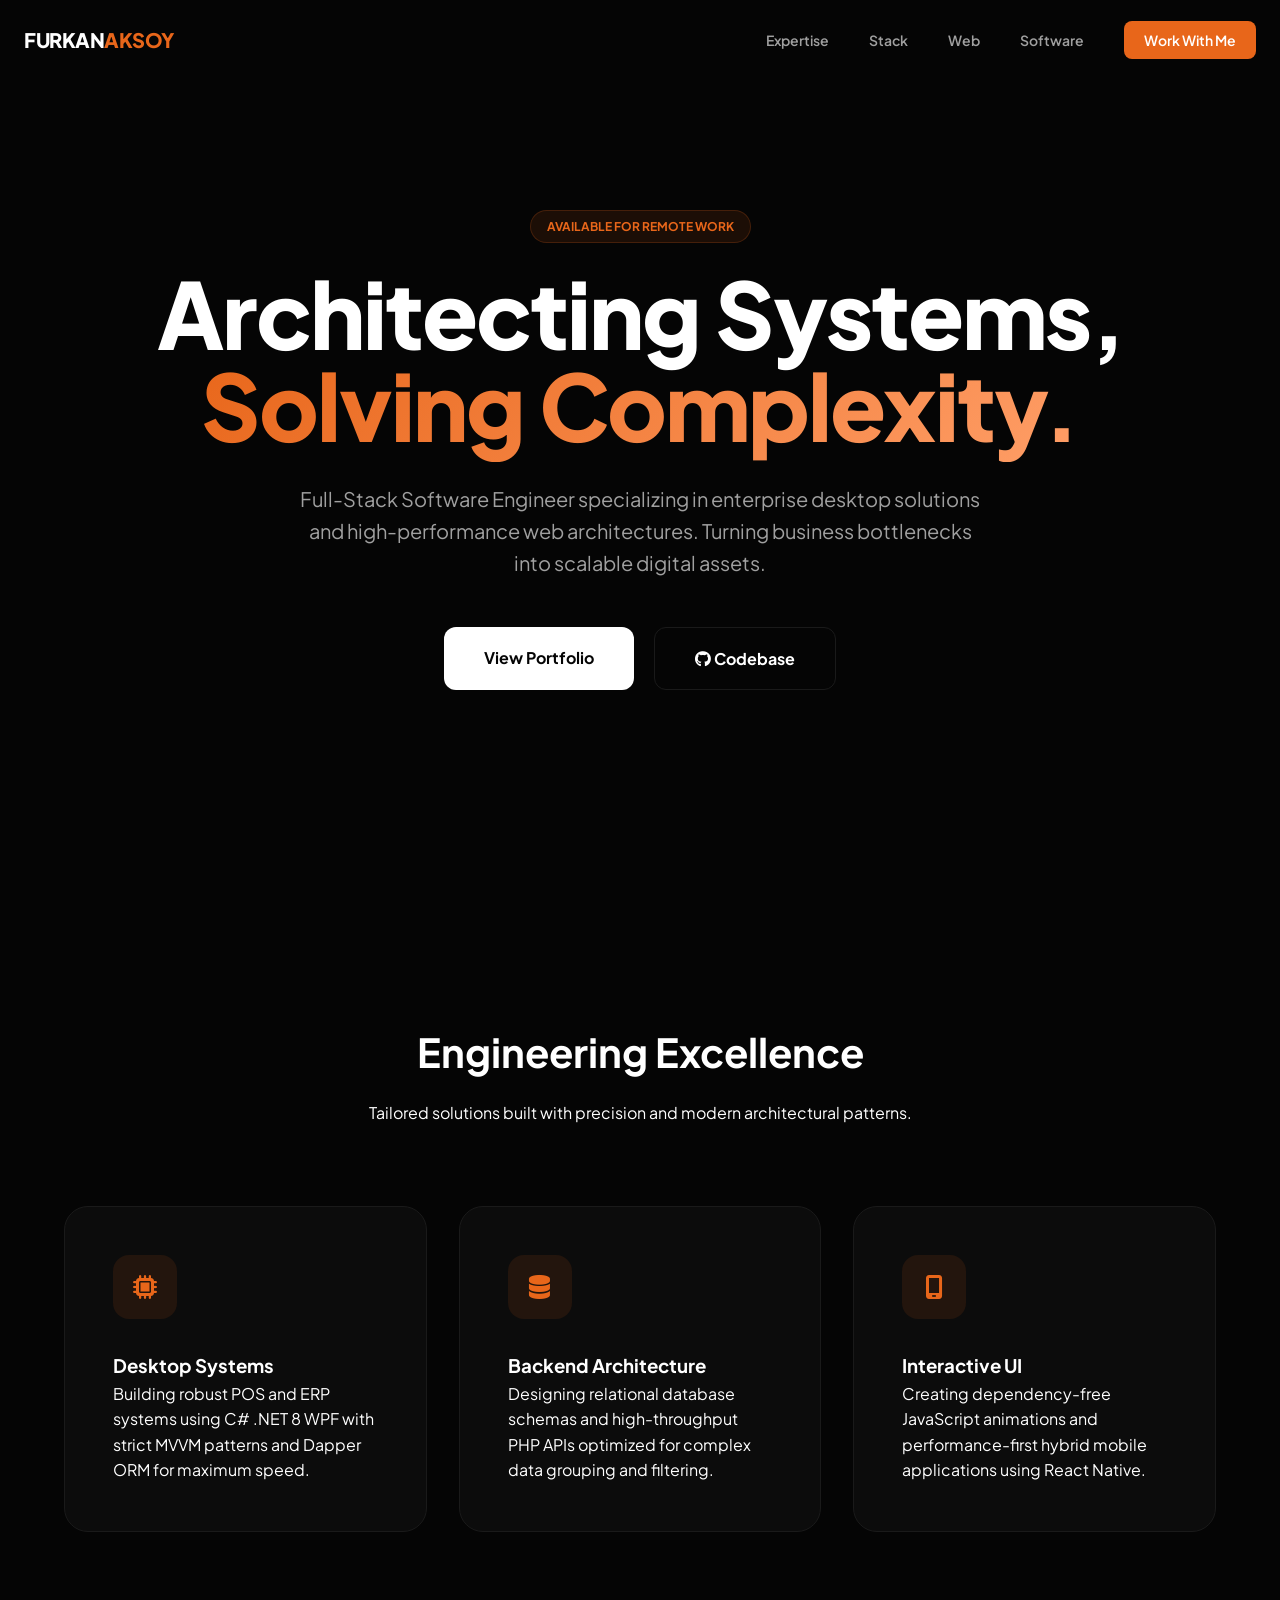
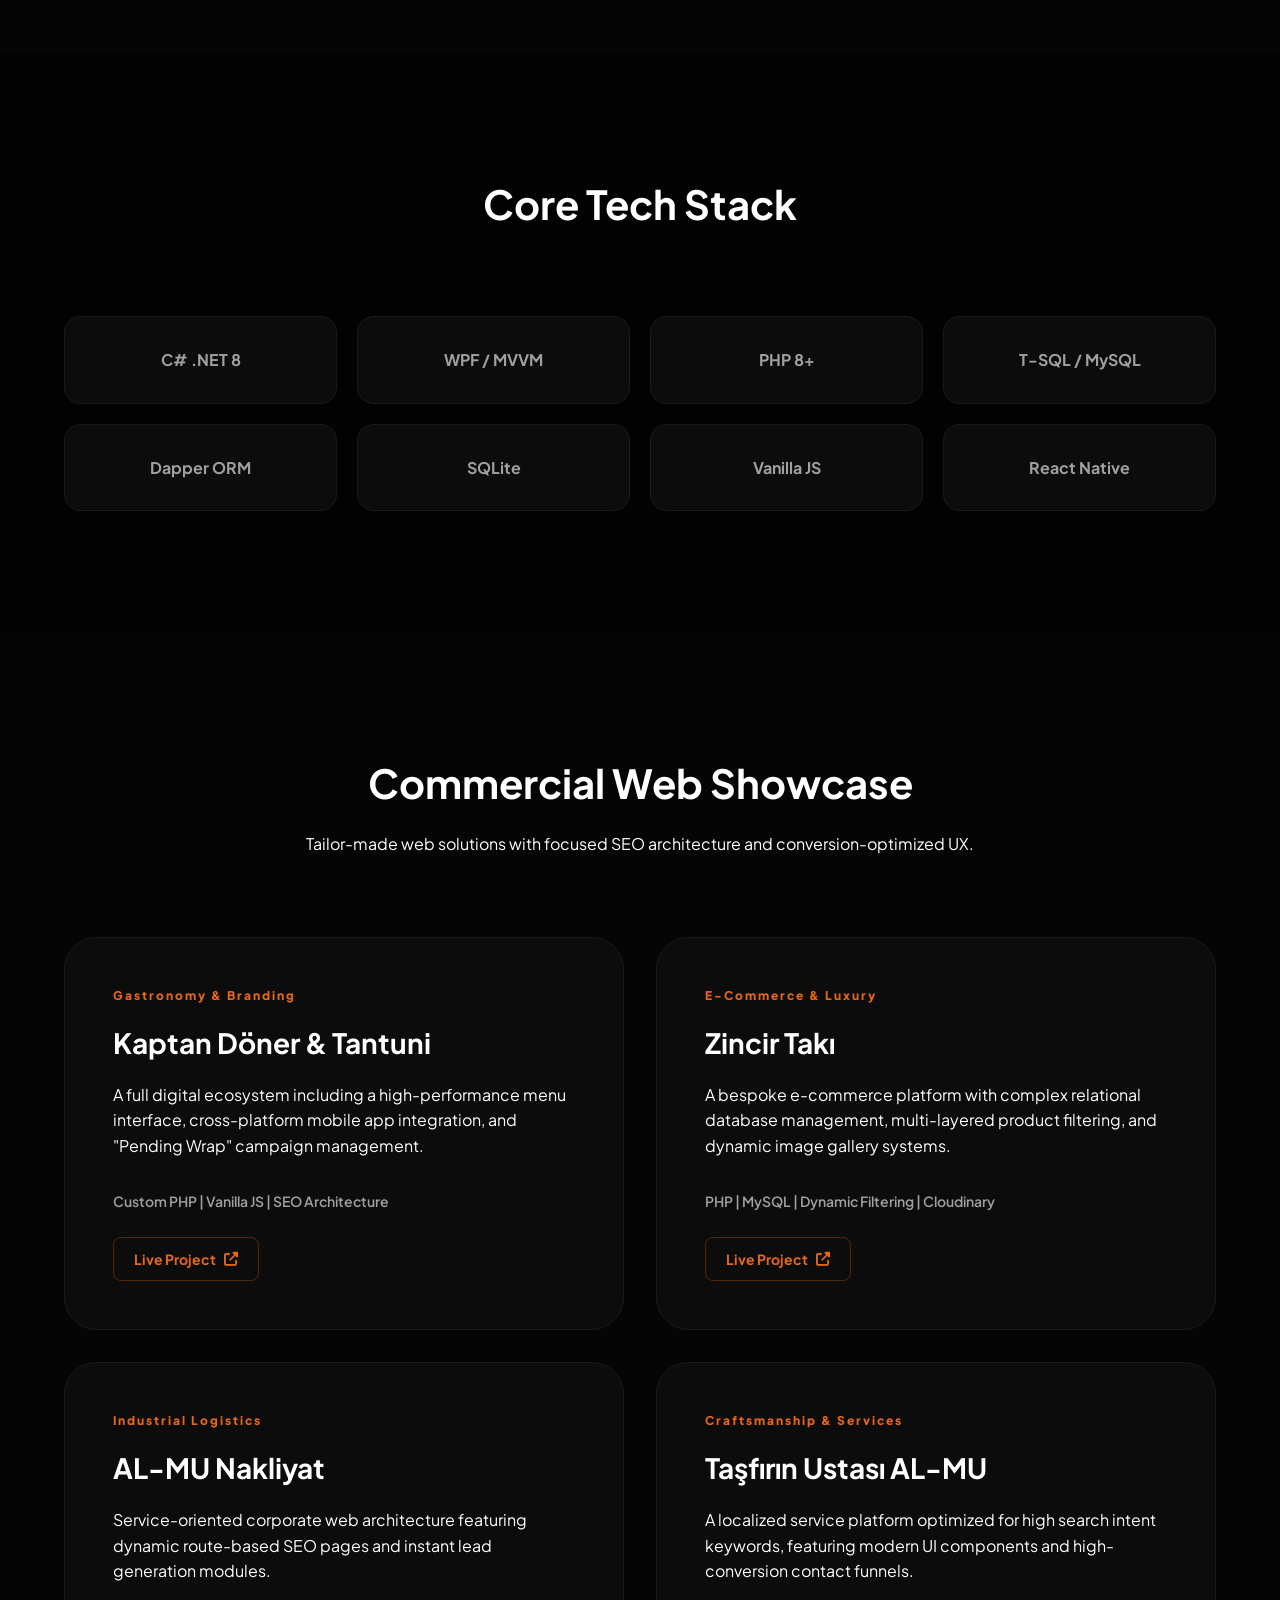
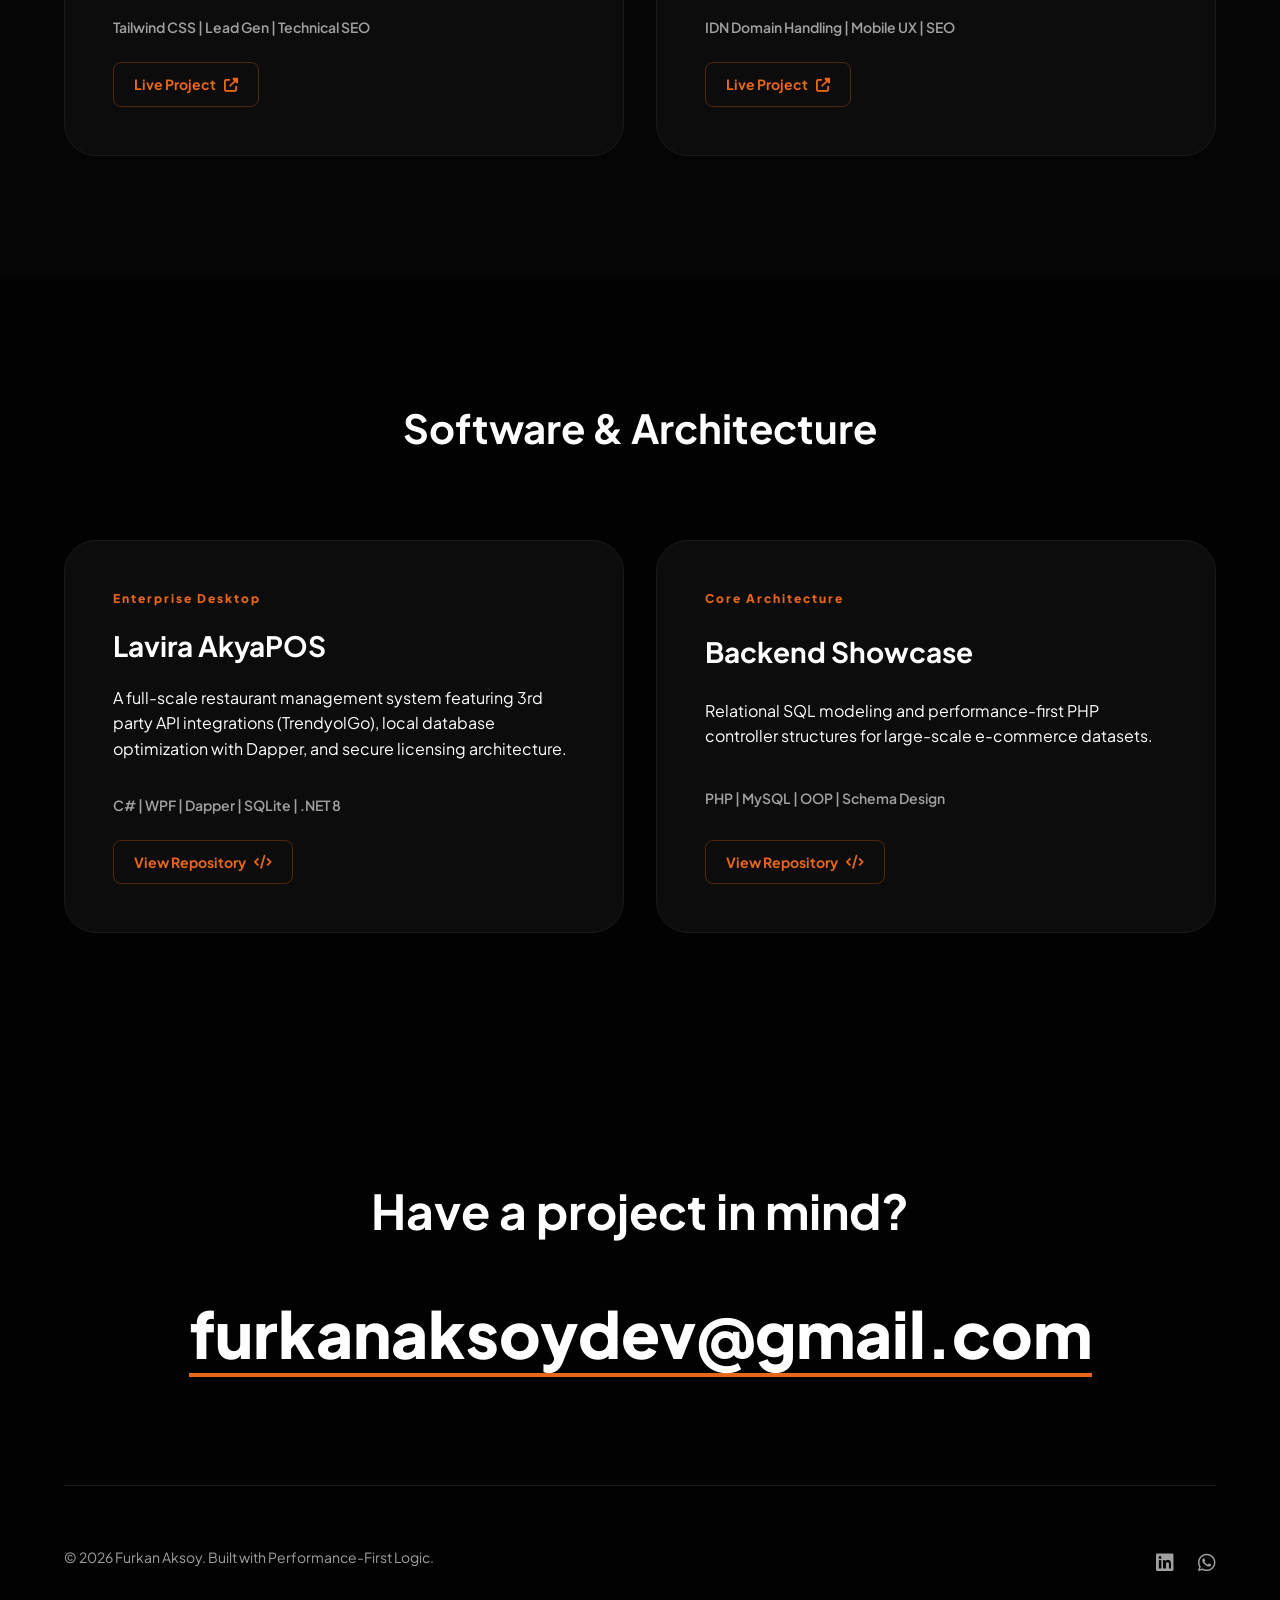
<file: index.html>
<!DOCTYPE html>
<html lang="en">
<head>
    <meta charset="UTF-8">
    <meta name="viewport" content="width=device-width, initial-scale=1.0">
    <title>Furkan Aksoy | Full-Stack Architect</title>
    <link rel="stylesheet" href="mainstyle.css">
    <link rel="stylesheet" href="https://cdnjs.cloudflare.com/ajax/libs/font-awesome/6.4.0/css/all.min.css">
    <link href="https://fonts.googleapis.com/css2?family=Plus+Jakarta+Sans:wght@300;400;600;800&display=swap" rel="stylesheet">
</head>
<body>

    <nav id="navbar">
        <div class="nav-container">
            <a href="#" class="logo">FURKAN<span>AKSOY</span></a>
            <ul class="nav-links">
                <li><a href="#services">Expertise</a></li>
                <li><a href="#stack">Stack</a></li>
                <li><a href="#web-projects">Web</a></li>
                <li><a href="#projects">Software</a></li>
                <li><a href="#contact" class="nav-cta">Work With Me</a></li>
            </ul>
        </div>
    </nav>

    <header class="hero">
        <div class="hero-content">
            <div class="badge">AVAILABLE FOR REMOTE WORK</div>
            <h1>Architecting Systems, <span class="gradient-text">Solving Complexity.</span></h1>
            <p>Full-Stack Software Engineer specializing in enterprise desktop solutions and high-performance web architectures. Turning business bottlenecks into scalable digital assets.</p>
            <div class="hero-actions">
                <a href="#web-projects" class="btn-main">View Portfolio</a>
                <a href="https://github.com/furkanaksoydev" target="_blank" class="btn-sub"><i class="fab fa-github"></i> Codebase</a>
            </div>
        </div>
    </header>

    <section id="services" class="services">
        <div class="container">
            <div class="section-header">
                <h2>Engineering Excellence</h2>
                <p>Tailored solutions built with precision and modern architectural patterns.</p>
            </div>
            <div class="service-grid">
                <div class="service-card">
                    <div class="icon-box"><i class="fas fa-microchip"></i></div>
                    <h3>Desktop Systems</h3>
                    <p>Building robust POS and ERP systems using C# .NET 8 WPF with strict MVVM patterns and Dapper ORM for maximum speed.</p>
                </div>
                <div class="service-card">
                    <div class="icon-box"><i class="fas fa-database"></i></div>
                    <h3>Backend Architecture</h3>
                    <p>Designing relational database schemas and high-throughput PHP APIs optimized for complex data grouping and filtering.</p>
                </div>
                <div class="service-card">
                    <div class="icon-box"><i class="fas fa-mobile-screen"></i></div>
                    <h3>Interactive UI</h3>
                    <p>Creating dependency-free JavaScript animations and performance-first hybrid mobile applications using React Native.</p>
                </div>
            </div>
        </div>
    </section>

    <section id="stack" class="stack">
        <div class="container">
            <div class="section-header">
                <h2>Core Tech Stack</h2>
            </div>
            <div class="stack-grid">
                <div class="stack-card"><span>C# .NET 8</span></div>
                <div class="stack-card"><span>WPF / MVVM</span></div>
                <div class="stack-card"><span>PHP 8+</span></div>
                <div class="stack-card"><span>T-SQL / MySQL</span></div>
                <div class="stack-card"><span>Dapper ORM</span></div>
                <div class="stack-card"><span>SQLite</span></div>
                <div class="stack-card"><span>Vanilla JS</span></div>
                <div class="stack-card"><span>React Native</span></div>
            </div>
        </div>
    </section>

    <section id="web-projects" class="projects">
        <div class="container">
            <div class="section-header">
                <h2>Commercial Web Showcase</h2>
                <p>Tailor-made web solutions with focused SEO architecture and conversion-optimized UX.</p>
            </div>
            <div class="project-grid">
                <div class="project-box">
                    <div class="p-tag">Gastronomy & Branding</div>
                    <h3>Kaptan Döner & Tantuni</h3>
                    <p>A full digital ecosystem including a high-performance menu interface, cross-platform mobile app integration, and "Pending Wrap" campaign management.</p>
                    <div class="p-tech">Custom PHP | Vanilla JS | SEO Architecture</div>
                    <a href="http://www.kaptandonertantuni.com/" target="_blank" class="p-link">Live Project <i class="fas fa-external-link-alt"></i></a>
                </div>
                <div class="project-box">
                    <div class="p-tag">E-Commerce & Luxury</div>
                    <h3>Zincir Takı</h3>
                    <p>A bespoke e-commerce platform with complex relational database management, multi-layered product filtering, and dynamic image gallery systems.</p>
                    <div class="p-tech">PHP | MySQL | Dynamic Filtering | Cloudinary</div>
                    <a href="https://zincirtr.com/" target="_blank" class="p-link">Live Project <i class="fas fa-external-link-alt"></i></a>
                </div>
                <div class="project-box">
                    <div class="p-tag">Industrial Logistics</div>
                    <h3>AL-MU Nakliyat</h3>
                    <p>Service-oriented corporate web architecture featuring dynamic route-based SEO pages and instant lead generation modules.</p>
                    <div class="p-tech">Tailwind CSS | Lead Gen | Technical SEO</div>
                    <a href="https://istanbulizmiralmunakliyat.com/" target="_blank" class="p-link">Live Project <i class="fas fa-external-link-alt"></i></a>
                </div>
                <div class="project-box">
                    <div class="p-tag">Craftsmanship & Services</div>
                    <h3>Taşfırın Ustası AL-MU</h3>
                    <p>A localized service platform optimized for high search intent keywords, featuring modern UI components and high-conversion contact funnels.</p>
                    <div class="p-tech">IDN Domain Handling | Mobile UX | SEO</div>
                    <a href="https://xn--tafrnustas-zubbg74d.net/" target="_blank" class="p-link">Live Project <i class="fas fa-external-link-alt"></i></a>
                </div>
            </div>
        </div>
    </section>

    <section id="projects" class="projects" style="background: #020202;">
        <div class="container">
            <div class="section-header">
                <h2>Software & Architecture</h2>
            </div>
            <div class="project-grid">
                <div class="project-box">
                    <div class="p-tag">Enterprise Desktop</div>
                    <h3>Lavira AkyaPOS</h3>
                    <p>A full-scale restaurant management system featuring 3rd party API integrations (TrendyolGo), local database optimization with Dapper, and secure licensing architecture.</p>
                    <div class="p-tech">C# | WPF | Dapper | SQLite | .NET 8</div>
                    <a href="https://github.com/furkanaksoydev" target="_blank" class="p-link">View Repository <i class="fas fa-code"></i></a>
                </div>
                <div class="project-box">
                    <div class="p-tag">Core Architecture</div>
                    <h3>Backend Showcase</h3>
                    <p>Relational SQL modeling and performance-first PHP controller structures for large-scale e-commerce datasets.</p>
                    <div class="p-tech">PHP | MySQL | OOP | Schema Design</div>
                    <a href="https://github.com/furkanaksoydev" target="_blank" class="p-link">View Repository <i class="fas fa-code"></i></a>
                </div>
            </div>
        </div>
    </section>

    <footer id="contact">
        <div class="container">
            <div class="footer-top">
                <h2>Have a project in mind?</h2>
                <a href="mailto:furkanaksoydev@gmail.com" class="email-link">furkanaksoydev@gmail.com</a>
            </div>
            <div class="footer-bottom">
                <p>&copy; 2026 Furkan Aksoy. Built with Performance-First Logic.</p>
                <div class="social-links">
                    <a href="https://linkedin.com/in/furkan-aksoy-dev" target="_blank"><i class="fab fa-linkedin"></i></a>
                    <a href="https://wa.me/905060678915" target="_blank"><i class="fab fa-whatsapp"></i></a>
                </div>
            </div>
        </div>
    </footer>

    <script src="script.js"></script>
</body>
</html>
</file>
<file: mainstyle.css>
:root {
    --bg-dark: #050505;
    --bg-card: #0c0c0c;
    --accent: #E8661A;
    --accent-glow: rgba(232, 102, 26, 0.4);
    --text-main: #ffffff;
    --text-sub: #a0a0a0;
    --border: #1a1a1a;
}

* { margin: 0; padding: 0; box-sizing: border-box; font-family: 'Plus Jakarta Sans', sans-serif; }
html { scroll-behavior: smooth; }
body { background-color: var(--bg-dark); color: var(--text-main); line-height: 1.6; overflow-x: hidden; }
.container { max-width: 1200px; margin: 0 auto; padding: 0 24px; }

nav { position: fixed; top: 0; width: 100%; z-index: 1000; padding: 24px 24px; transition: 0.4s cubic-bezier(0.16, 1, 0.3, 1); }
nav.active { background: rgba(5, 5, 5, 0.8); backdrop-filter: blur(12px); padding: 16px 16px; border-bottom: 1px solid var(--border); }
.nav-container { display: flex; justify-content: space-between; align-items: center; }
.logo { font-size: 20px; font-weight: 800; text-decoration: none; color: var(--text-main); letter-spacing: -0.5px; }
.logo span { color: var(--accent); }
.nav-links { display: flex; list-style: none; gap: 40px; align-items: center; }
.nav-links a { text-decoration: none; color: var(--text-sub); font-size: 14px; font-weight: 600; transition: 0.3s; }
.nav-links a:hover { color: var(--text-main); }
.nav-cta { background: var(--accent); color: white !important; padding: 10px 20px; border-radius: 8px; }

.hero { height: 100vh; display: flex; align-items: center; justify-content: center; text-align: center; }
.badge { display: inline-block; padding: 6px 16px; background: rgba(232, 102, 26, 0.1); color: var(--accent); border-radius: 100px; font-size: 12px; font-weight: 700; margin-bottom: 24px; border: 1px solid rgba(232, 102, 26, 0.2); }
.hero h1 { font-size: clamp(48px, 10vw, 92px); font-weight: 800; line-height: 1; margin-bottom: 32px; letter-spacing: -2px; }
.gradient-text { background: linear-gradient(135deg, var(--accent) 0%, #ff9e67 100%); -webkit-background-clip: text; background-clip: text; -webkit-text-fill-color: transparent; }
.hero p { max-width: 700px; margin: 0 auto 48px; color: var(--text-sub); font-size: 20px; }
.hero-actions { display: flex; gap: 20px; justify-content: center; }
.btn-main { background: var(--text-main); color: var(--bg-dark); padding: 18px 40px; text-decoration: none; border-radius: 12px; font-weight: 700; transition: 0.3s; }
.btn-sub { color: var(--text-main); padding: 18px 40px; text-decoration: none; font-weight: 700; border: 1px solid var(--border); border-radius: 12px; transition: 0.3s; }
.btn-main:hover { transform: translateY(-4px); box-shadow: 0 10px 30px rgba(255,255,255,0.1); }
.btn-sub:hover { background: var(--border); }

.services { padding: 120px 0; }
.section-header { text-align: center; margin-bottom: 80px; }
.section-header h2 { font-size: 40px; margin-bottom: 16px; }
.service-grid { display: grid; grid-template-columns: repeat(auto-fit, minmax(350px, 1fr)); gap: 32px; }
.service-card { background: var(--bg-card); padding: 48px; border-radius: 24px; border: 1px solid var(--border); transition: 0.4s; }
.service-card:hover { border-color: var(--accent); transform: translateY(-8px); }
.icon-box { width: 64px; height: 64px; background: rgba(232, 102, 26, 0.1); border-radius: 16px; display: flex; align-items: center; justify-content: center; margin-bottom: 32px; color: var(--accent); font-size: 24px; }

.stack { padding: 120px 0; background: #020202; }
.stack-grid { display: grid; grid-template-columns: repeat(auto-fit, minmax(220px, 1fr)); gap: 20px; }
.stack-card { background: var(--bg-card); padding: 30px; border-radius: 16px; border: 1px solid var(--border); text-align: center; transition: all 0.4s ease; position: relative; overflow: hidden; }
.stack-card span { font-weight: 700; color: var(--text-sub); transition: 0.3s; z-index: 1; position: relative; }
.stack-card:hover { border-color: var(--accent); transform: translateY(-5px); box-shadow: 0 0 20px var(--accent-glow); }
.stack-card:hover span { color: var(--text-main); }

.projects { padding: 120px 0; }
.project-grid { display: grid; grid-template-columns: repeat(auto-fit, minmax(400px, 1fr)); gap: 32px; }
.project-box { background: var(--bg-card); padding: 48px; border-radius: 32px; border: 1px solid var(--border); display: flex; flex-direction: column; justify-content: space-between; transition: 0.4s cubic-bezier(0.16, 1, 0.3, 1); }
.project-box:hover { border-color: var(--accent); box-shadow: 0 20px 40px rgba(232, 102, 26, 0.05); }
.p-tag { color: var(--accent); font-size: 12px; font-weight: 800; margin-bottom: 16px; letter-spacing: 2px; }
.project-box h3 { font-size: 28px; margin-bottom: 16px; }
.p-tech { margin-top: 32px; color: var(--text-sub); font-size: 14px; font-weight: 600; margin-bottom: 24px;}
.p-link { display: inline-flex; align-items: center; gap: 8px; color: var(--accent); text-decoration: none; font-weight: 700; font-size: 14px; transition: 0.3s; border: 1px solid rgba(232, 102, 26, 0.3); padding: 10px 20px; border-radius: 8px; align-self: flex-start; }
.p-link:hover { background: var(--accent); color: white; transform: translateX(5px); }

footer { padding: 120px 0 60px; background: #020202; }
.footer-top { text-align: center; margin-bottom: 100px; }
.footer-top h2 { font-size: 48px; margin-bottom: 32px; }
.email-link { font-size: clamp(24px, 5vw, 64px); color: var(--text-main); text-decoration: none; font-weight: 800; border-bottom: 4px solid var(--accent); }
.footer-bottom { display: flex; justify-content: space-between; padding-top: 60px; border-top: 1px solid var(--border); color: var(--text-sub); font-size: 14px; }
.social-links { display: flex; gap: 24px; }
.social-links a { color: var(--text-sub); font-size: 20px; transition: 0.3s; }
.social-links a:hover { color: var(--accent); }

@media (max-width: 768px) { .nav-links { display: none; } .project-grid { grid-template-columns: 1fr; } .hero { padding:15px; } .hero h1 { font-size: 64px; } }
</file>
